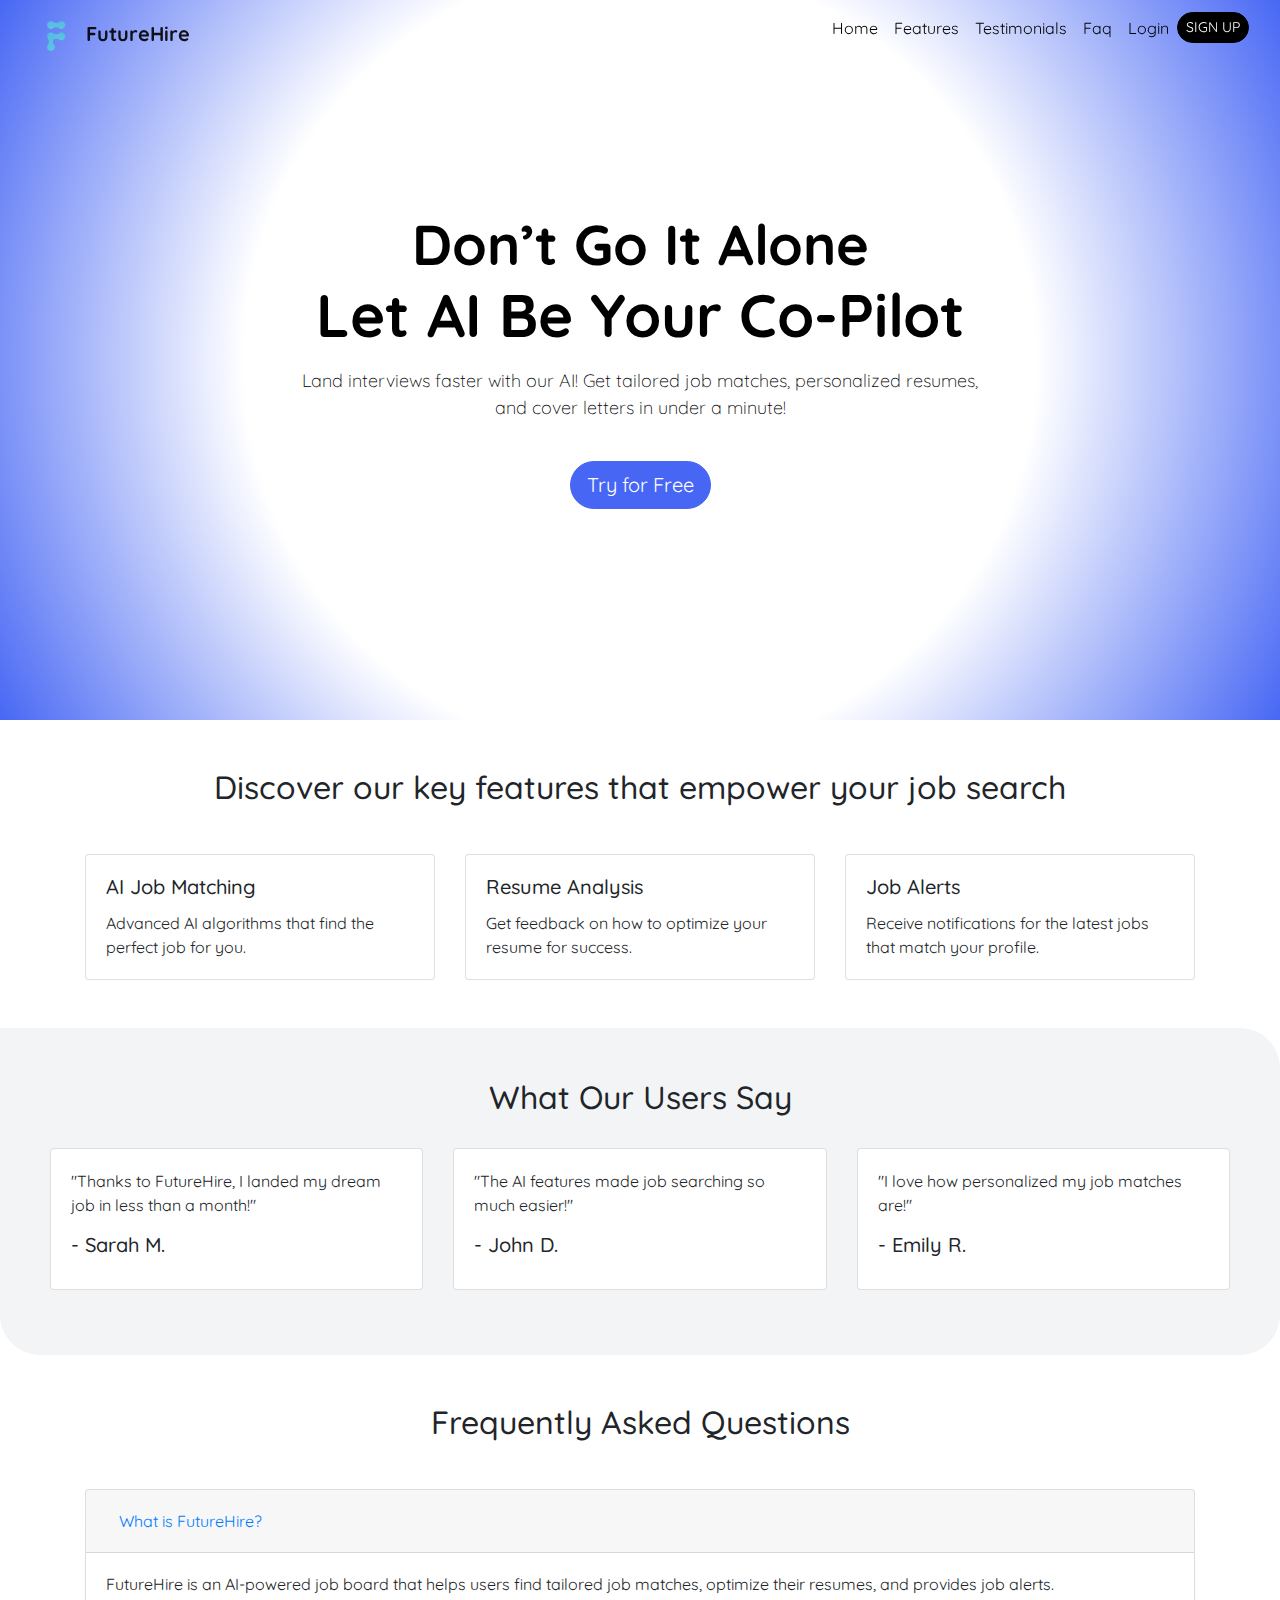
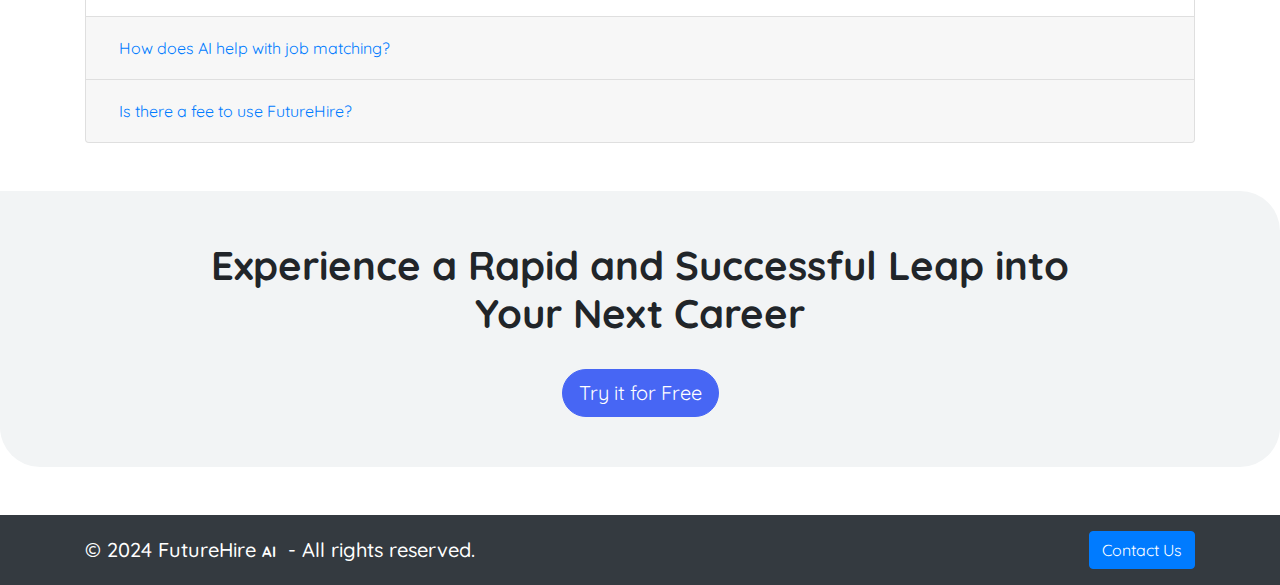
<file: index.html>
<!DOCTYPE html>
<html lang="en">
  <head>
    <meta charset="UTF-8" />
    <meta name="viewport" content="width=device-width, initial-scale=1.0" />
    <title>AI-Powered JobBoard</title>
    <link
      href="https://stackpath.bootstrapcdn.com/bootstrap/4.5.2/css/bootstrap.min.css"
      rel="stylesheet"
    />
    <link rel="preconnect" href="https://fonts.googleapis.com" />
    <link rel="preconnect" href="https://fonts.gstatic.com" crossorigin />
    <link
      href="https://fonts.googleapis.com/css2?family=Quicksand:wght@300..700&display=swap"
      rel="stylesheet"
    />
    <link href="images/logo.png" rel="icon" />
    <link rel="stylesheet" href="./css/index.css" />
  </head>

  <body>
    <div class="gradient-wrapper">
      <nav
        id="navbar"
        class="navbar navbar-expand-lg navbar-light sticky-top fixed-top"
      >
        <div class="container container-nav">
          <a class="navbar-brand" href="#">
            <img
              src="./images/logo.png"
              alt="logo"
              style="width: 50px; height: auto"
            />
            <b>FutureHire</b></a
          >
          <button
            class="navbar-toggler"
            type="button"
            data-toggle="collapse"
            data-target="#navbarNav"
            aria-controls="navbarNav"
            aria-expanded="false"
            aria-label="Toggle navigation"
          >
            <span class="navbar-toggler-icon"></span>
          </button>
          <div class="collapse navbar-collapse" id="navbarNav">
            <ul class="navbar-nav ml-auto">
              <li class="nav-item">
                <a class="nav-link" href="#hero">Home</a>
              </li>
              <li class="nav-item">
                <a class="nav-link" href="#features">Features</a>
              </li>
              <li class="nav-item">
                <a class="nav-link" href="#testimonials">Testimonials</a>
              </li>
              <li class="nav-item">
                <a class="nav-link" href="#faq">Faq</a>
              </li>
              <li class="nav-item">
                <a>
                  <p
                    id="login"
                    class="nav-link"
                    onclick="window.location.href='login.html'"
                  >
                    Login
                  </p>
                </a>
              </li>
              <li class="nav-item">
                <a
                  href="./register.html"
                  class="btn btn-sm rounded-pill mt-1 nav-signup-btn"
                >
                  SIGN UP
                </a>
              </li>
            </ul>
          </div>
        </div>
      </nav>

      <section
        id="hero"
        class="hero d-flex justify-content-center align-items-center"
      >
        <div class="container text-center">
          <div class="row">
            <div class="col-md-1"></div>
            <div class="col-md">
              <h1 class="display-4 font-weight-bold">
                Don’t Go It Alone<br />
                <strong class="extra-bold">Let AI Be Your Co-Pilot</strong>
              </h1>
              <p class="lead mt-3">
                Land interviews faster with our AI! Get tailored job matches,
                personalized resumes, <br />
                and cover letters in under a minute!
              </p>
              <a
                href="#"
                class="btn btn-primary btn-lg mt-4 rounded-pill"
                style="background-color: #4766f4; border-color: #4766f4"
              >
                Try for Free
              </a>
            </div>
            <div class="col-md-1"></div>
          </div>
        </div>
      </section>
    </div>

    <section id="features" class="container my-4">
      <h2 class="text-center my-5">
        Discover our key features that empower your job search
      </h2>
      <div class="row">
        <div class="col-md-4">
          <div class="card">
            <div class="card-body">
              <h5 class="card-title">AI Job Matching</h5>
              <p class="card-text">
                Advanced AI algorithms that find the perfect job for you.
              </p>
            </div>
          </div>
        </div>
        <div class="col-md-4">
          <div class="card">
            <div class="card-body">
              <h5 class="card-title">Resume Analysis</h5>
              <p class="card-text">
                Get feedback on how to optimize your resume for success.
              </p>
            </div>
          </div>
        </div>
        <div class="col-md-4">
          <div class="card">
            <div class="card-body">
              <h5 class="card-title">Job Alerts</h5>
              <p class="card-text">
                Receive notifications for the latest jobs that match your
                profile.
              </p>
            </div>
          </div>
        </div>
      </div>
    </section>

    <section id="testimonials" class="container my-5 custom-container">
      <h2 class="text-center">What Our Users Say</h2>
      <div class="row mt-3">
        <div class="col-md-4 testimonial-card">
          <div class="card">
            <div class="card-body">
              <p class="card-text">
                "Thanks to FutureHire, I landed my dream job in less than a
                month!"
              </p>
              <h5 class="card-title">- Sarah M.</h5>
            </div>
          </div>
        </div>
        <div class="col-md-4 testimonial-card">
          <div class="card">
            <div class="card-body">
              <p class="card-text">
                "The AI features made job searching so much easier!"
              </p>
              <h5 class="card-title">- John D.</h5>
            </div>
          </div>
        </div>
        <div class="col-md-4 testimonial-card">
          <div class="card">
            <div class="card-body">
              <p class="card-text">
                "I love how personalized my job matches are!"
              </p>
              <h5 class="card-title">- Emily R.</h5>
            </div>
          </div>
        </div>
      </div>
    </section>

    <section id="faq" class="container my-5">
      <h2 class="text-center">Frequently Asked Questions</h2>
      <div class="accordion mt-5" id="faqAccordion">
        <div class="card">
          <div class="card-header faq-header" id="headingOne">
            <h5 class="mb-0">
              <button
                class="btn btn-link"
                type="button"
                data-toggle="collapse"
                data-target="#collapseOne"
                aria-expanded="true"
                aria-controls="collapseOne"
              >
                What is FutureHire?
              </button>
            </h5>
          </div>

          <div
            id="collapseOne"
            class="collapse show"
            aria-labelledby="headingOne"
            data-parent="#faqAccordion"
          >
            <div class="card-body">
              FutureHire is an AI-powered job board that helps users find
              tailored job matches, optimize their resumes, and provides job
              alerts.
            </div>
          </div>
        </div>
        <div class="card">
          <div class="card-header faq-header" id="headingTwo">
            <h5 class="mb-0">
              <button
                class="btn btn-link collapsed"
                type="button"
                data-toggle="collapse"
                data-target="#collapseTwo"
                aria-expanded="false"
                aria-controls="collapseTwo"
              >
                How does AI help with job matching?
              </button>
            </h5>
          </div>
          <div
            id="collapseTwo"
            class="collapse"
            aria-labelledby="headingTwo"
            data-parent="#faqAccordion"
          >
            <div class="card-body">
              Our AI algorithms analyze your profile and match you with job
              opportunities that fit your skills and preferences.
            </div>
          </div>
        </div>
        <div class="card">
          <div class="card-header faq-header" id="headingThree">
            <h5 class="mb-0">
              <button
                class="btn btn-link collapsed"
                type="button"
                data-toggle="collapse"
                data-target="#collapseThree"
                aria-expanded="false"
                aria-controls="collapseThree"
              >
                Is there a fee to use FutureHire?
              </button>
            </h5>
          </div>
          <div
            id="collapseThree"
            class="collapse"
            aria-labelledby="headingThree"
            data-parent="#faqAccordion"
          >
            <div class="card-body">
              No, FutureHire is free to use for job seekers.
            </div>
          </div>
        </div>
      </div>
    </section>

    <section class="container text-center my-5 custom-container">
      <h1 class="font-weight-bold">
        Experience a Rapid and Successful Leap into <br />
        Your Next Career
      </h1>
      <a
        href="#"
        class="btn btn-primary btn-lg mt-4 rounded-pill"
        style="background-color: #4766f4; border-color: #4766f4"
      >
        Try it for Free
      </a>
    </section>

    <footer class="footer-custom text-center py-3">
      <div class="container d-flex justify-content-between align-items-center">
        <h5 class="mb-0">
          &copy; 2024 FutureHire<span class="badge text-bg-secondary ms-1"
            >AI</span
          >
          - All rights reserved.
        </h5>
        <button
          class="btn btn-primary"
          onclick="location.href='ContactUs.html'"
        >
          Contact Us
        </button>
      </div>
    </footer>

    <script src="https://code.jquery.com/jquery-3.5.1.min.js"></script>
    <script src="https://cdn.jsdelivr.net/npm/@popperjs/core@2.9.2/dist/umd/popper.min.js"></script>
    <script src="https://stackpath.bootstrapcdn.com/bootstrap/4.5.2/js/bootstrap.min.js"></script>
    <script>
      $(document).ready(function () {
        $(window).scroll(function () {
          if ($(window).scrollTop() >= 50) {
            $("#navbar").addClass("scrolled");
          } else {
            $("#navbar").removeClass("scrolled");
          }
        });

        $("a.nav-link").on("click", function (event) {
          event.preventDefault();
          var target = $(this).attr("href");
          $("html, body").animate(
            {
              scrollTop: $(target).offset().top,
            },
            500
          );
        });
      });
    </script>
  </body>
</html>
</file>
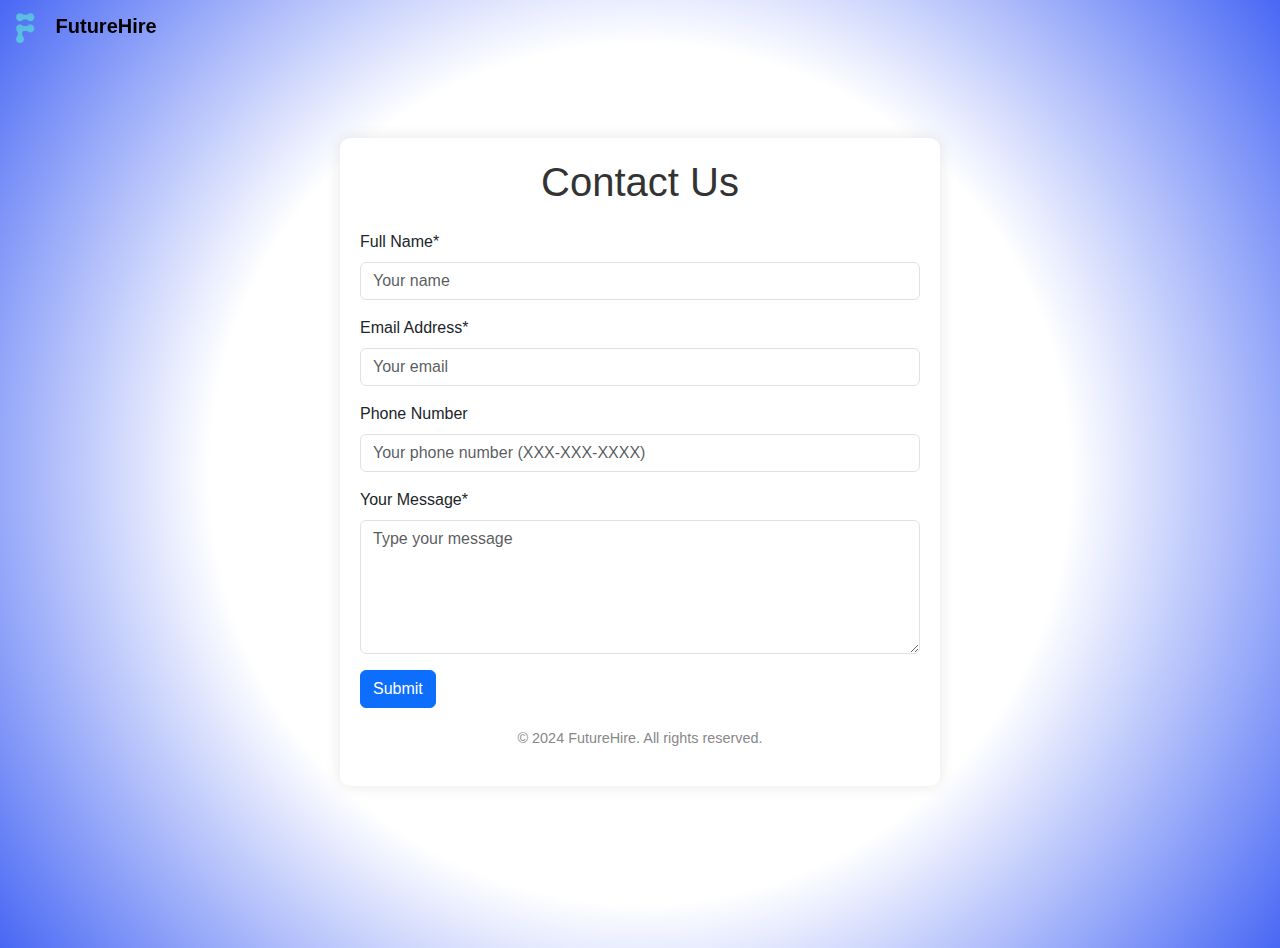
<file: ContactUs.html>
<!DOCTYPE html>
<html lang="en">
  <head>
    <meta charset="UTF-8" />
    <meta name="viewport" content="width=device-width, initial-scale=1.0" />
    <title>Contact Us | FutureHire</title>
    <link
      href="https://cdn.jsdelivr.net/npm/bootstrap@5.3.3/dist/css/bootstrap.min.css"
      rel="stylesheet"
      integrity="sha384-QWTKZyjpPEjISv5WaRU9OFeRpok6YctnYmDr5pNlyT2bRjXh0JMhjY6hW+ALEwIH"
      crossorigin="anonymous"
    />
    <link rel="stylesheet" href="./css/contact.css" />
    <link rel="stylesheet" href="./css/index.css" />
    <link href="images/logo.png" rel="icon" />
  </head>
  <body class="gradient-wrapper">
    <nav
      id="navbar"
      class="navbar navbar-expand-lg navbar-light sticky-top fixed-top"
    >
      <div class="container-nav">
        <a class="navbar-brand" href="index.html">
          <img
            src="./images/logo.png"
            alt="logo"
            style="width: 50px; height: auto"
          />
          <b>FutureHire</b></a
        >
      </div>
    </nav>

    <div class="container mt-5">
      <h1>Contact Us</h1>

      <form id="contactForm" class="mt-4">
        <div class="mb-3">
          <label for="name" class="form-label">Full Name*</label>
          <input
            type="text"
            class="form-control"
            id="name"
            name="name"
            placeholder="Your name"
            required
          />
        </div>
        <div class="mb-3">
          <label for="email" class="form-label">Email Address*</label>
          <input
            type="email"
            class="form-control"
            id="email"
            name="email"
            placeholder="Your email"
            required
          />
        </div>
        <div class="mb-3">
          <label for="phone" class="form-label">Phone Number</label>
          <input
            type="tel"
            class="form-control"
            id="phone"
            name="phone"
            placeholder="Your phone number (XXX-XXX-XXXX)"
          />
        </div>
        <div class="mb-3">
          <label for="message" class="form-label">Your Message*</label>
          <textarea
            class="form-control"
            id="message"
            name="message"
            rows="5"
            placeholder="Type your message"
            required
          ></textarea>
        </div>
        <button type="submit" class="btn btn-primary">Submit</button>
        <p class="error mt-3" id="errorMessage"></p>
      </form>
      <div class="footer">
        <p>&copy; 2024 FutureHire. All rights reserved.</p>
      </div>
    </div>

    <script>
      const form = document.getElementById("contactForm");
      const errorMessage = document.getElementById("errorMessage");

      form.addEventListener("submit", function (event) {
        event.preventDefault(); // Prevent page reload on form submission

        const name = document.getElementById("name").value.trim();
        const email = document.getElementById("email").value.trim();
        const phone = document.getElementById("phone").value.trim();
        const message = document.getElementById("message").value.trim();

        if (!name || !email || !message) {
          errorMessage.textContent = "Please fill out all required fields.";
          return;
        }

        if (!validateEmail(email)) {
          errorMessage.textContent = "Please enter a valid email address.";
          return;
        }

        if (phone && !validatePhoneNumber(phone)) {
          errorMessage.textContent =
            "Please enter a valid phone number (XXX-XXX-XXXX).";
          return;
        }

        errorMessage.textContent = "";
        alert("Thank you for contacting us! We will get back to you soon.");

        // Reset the form
        form.reset();
      });

      function validateEmail(email) {
        const re = /^[a-zA-Z0-9._%+-]+@[a-zA-Z0-9.-]+\.[a-zA-Z]{2,}$/;
        return re.test(email);
      }
      // Function to validate phone number in the format XXX-XXX-XXXX
      function validatePhoneNumber(phone) {
        const phonePattern = /^\d{3}-\d{3}-\d{4}$/;
        return phonePattern.test(phone);
      }
    </script>

    <script
      src="https://cdn.jsdelivr.net/npm/bootstrap@5.3.3/dist/js/bootstrap.bundle.min.js"
      integrity="sha384-OERcA2pXdmaS4VnztM+v4Ko3k3PRIO7sYsRaBxawB0CdM3vxTrF8G4FIOxDfXcb"
      crossorigin="anonymous"
    ></script>
  </body>
</html>
</file>
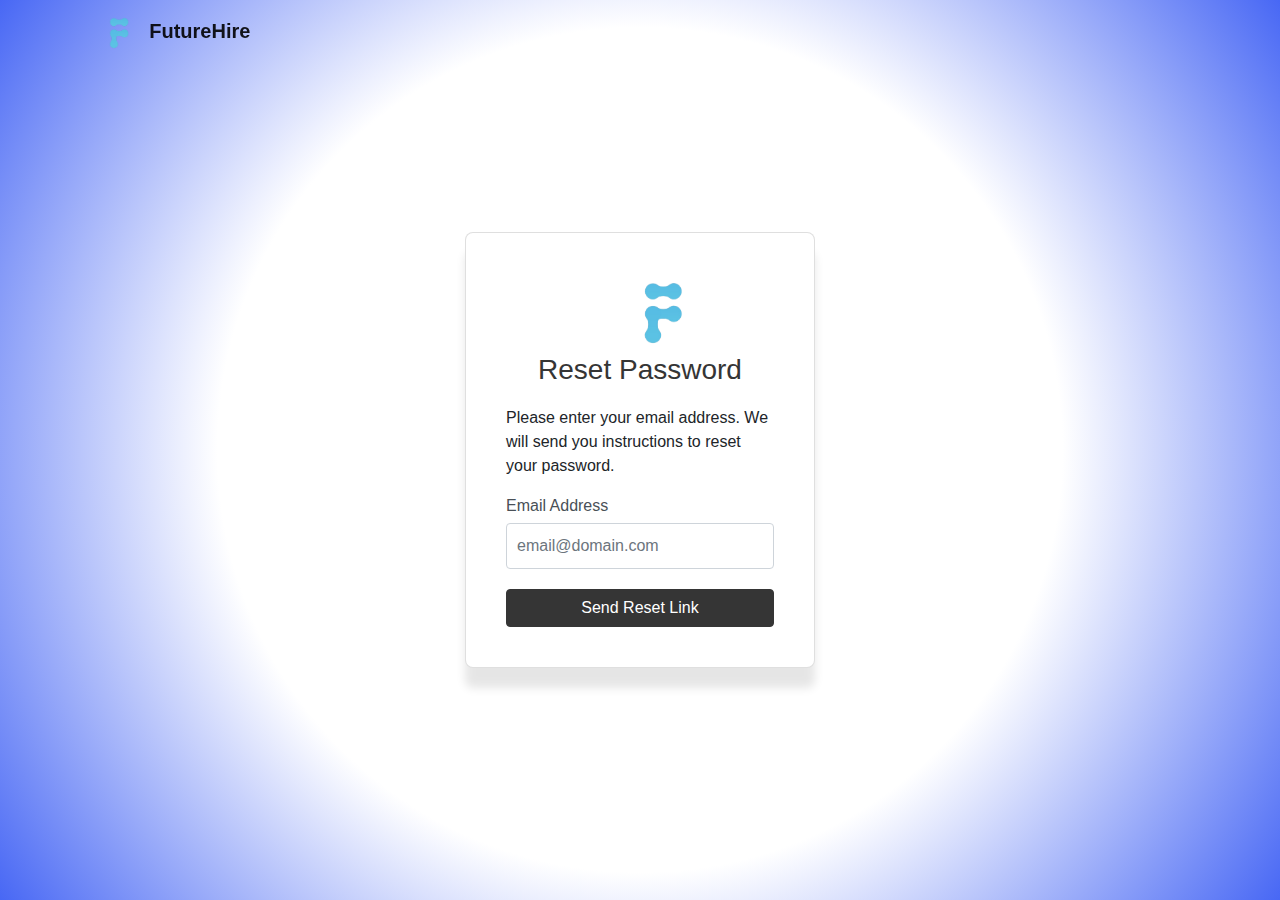
<file: forgotpass.html>
<!DOCTYPE html>
<html lang="en">
  <head>
    <meta charset="UTF-8" />
    <meta name="viewport" content="width=device-width, initial-scale=1.0" />
    <title>Forgot Password</title>
    <link
      rel="stylesheet"
      href="https://stackpath.bootstrapcdn.com/bootstrap/4.5.2/css/bootstrap.min.css"
    />
    <link rel="stylesheet" href="css/loginStyle.css" />
    <link rel="stylesheet" href="css/index.css" />
    <link href="images/logo.png" rel="icon" />
  </head>

  <body class="gradient-wrapper">
    <nav
      id="navbar"
      class="navbar navbar-expand-lg navbar-light sticky-top fixed-top"
    >
      <div class="container container-nav">
        <a class="navbar-brand" href="./index.html">
          <img
            src="./images/logo.png"
            alt="logo"
            style="width: 50px; height: auto"
          />
          <b>FutureHire</b></a
        >
      </div>
    </nav>
    <div class="container">
      <div class="row justify-content-center">
        <div class="col-md-4">
          <div class="card my-5">
            <div class="card-body">
              <img
                src="images/logo.png"
                alt="Future Hire"
                style="height: 80px"
              />
              <br />
              <h3><b>Reset Password</b></h3>
              <p>
                Please enter your email address. We will send you instructions
                to reset your password.
              </p>

              <form id="forgotPassForm">
                <div class="form-group">
                  <label for="email">Email Address</label>
                  <input
                    type="email"
                    class="form-control"
                    id="email"
                    placeholder="email@domain.com"
                    required
                  />
                </div>
                <button type="submit" class="btn btn-primary">
                  Send Reset Link
                </button>
              </form>
            </div>
          </div>
        </div>
      </div>
    </div>

    <script src="https://code.jquery.com/jquery-3.5.1.slim.min.js"></script>
    <script src="https://cdn.jsdelivr.net/npm/popper.js@1.9.3/dist/umd/popper.min.js"></script>
    <script src="https://stackpath.bootstrapcdn.com/bootstrap/4.5.2/js/bootstrap.min.js"></script>
    <script src="js/forgotPass.js"></script>
  </body>
</html>
</file>
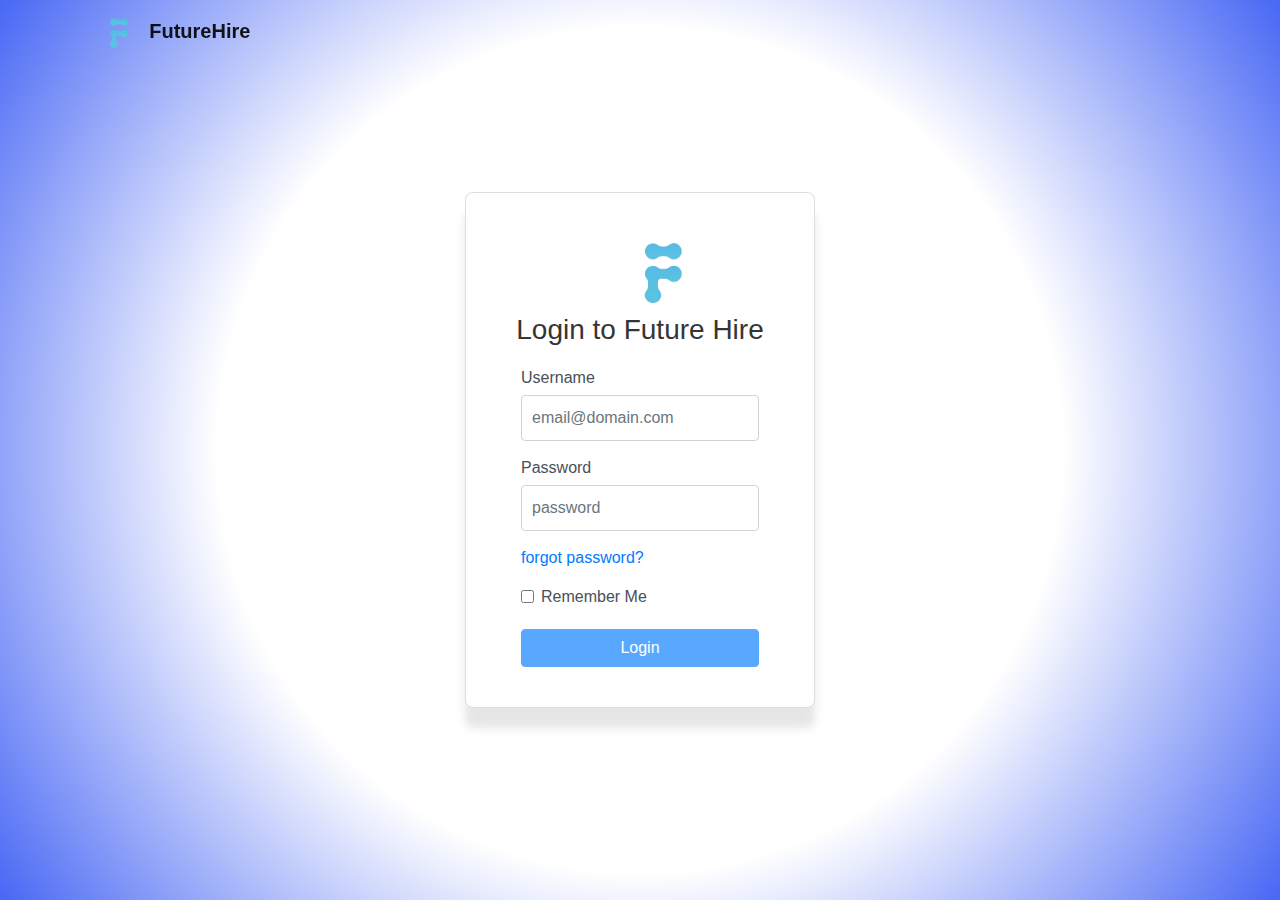
<file: login.html>
<!DOCTYPE html>
<html lang="en">
<head>
  <meta charset="UTF-8">
  <meta name="viewport" content="width=device-width, initial-scale=1.0">
  <title>Login Page</title>
  <link rel="stylesheet" href="https://stackpath.bootstrapcdn.com/bootstrap/4.5.2/css/bootstrap.min.css">
  <link rel="stylesheet" href="css/loginStyle.css">
  <link href="images/logo.png" rel="icon">
  <link rel="stylesheet" href="css/index.css">
</head>

<body class="gradient-wrapper">
  <nav
  id="navbar"
  class="navbar navbar-expand-lg navbar-light sticky-top fixed-top"
>
  <div class="container container-nav">
    <a class="navbar-brand" href="./index.html">
      <img
        src="./images/logo.png"
        alt="logo"
        style="width: 50px; height: auto"
      />
      <b>FutureHire</b></a
    >
  </div>
</nav>
<div class="container">
  <div class="row justify-content-center">
    <div class="col-md-4">
      <div class="card my-5">
        <div class="card-body">
          <img src="images/logo.png" alt="Future Hire" style="height: 80px;">
  <br>

  <h3><b>Login to Future Hire</b></h3> 
            <form action="dashboard.html" method="get" id="loginForm">
              <div class="container">
<form id="loginForm">
<div class="form-group">
<label for="username">Username</label>
<input type="text" class="form-control" id="username" placeholder="email@domain.com" oninput="validateForm()" >
<span id="errorFieldEmail" class="error"></span>
</div>
<div class="form-group">
<label for="password">Password</label>
<input type="password" class="form-control" id="password" placeholder="password" oninput="validateForm()">
<span id="errorFieldPassword" class="error"></span>
</div>

<div class="form-group">
  <a href="forgotpass.html" class="forgot-password-link">forgot password?</a>
</div>

<div class="form-group form-check">
<input type="checkbox" class="form-check-input" id="rememberMe">
<label class="form-check-label" for="rememberMe">Remember Me</label>
</div>
<button type="submit" class="btn btn-primary" id="loginButton" disabled>Login</button>
</form>
</div>
</div>
</div>
</div>
</div>
</div>

<script src="https://code.jquery.com/jquery-3.5.1.slim.min.js"></script>
<script src="https://cdn.jsdelivr.net/npm/popper.js@1.9.3/dist/umd/popper.min.js"></script>
<script src="https://stackpath.bootstrapcdn.com/bootstrap/4.5.2/js/bootstrap.min.js"></script>
<script src="js/main.js"></script>
</body>
</html>
</file>
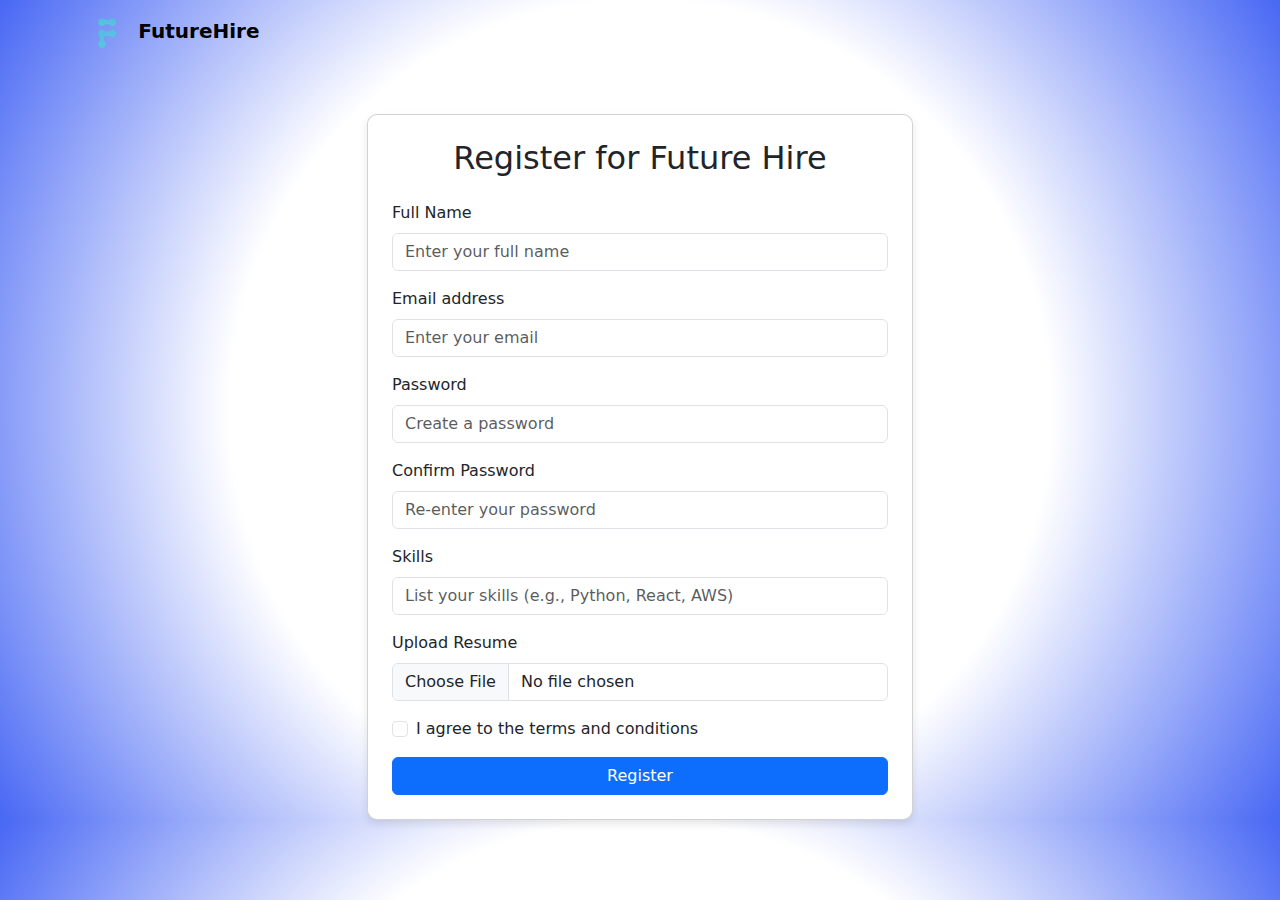
<file: register.html>
<!DOCTYPE html>
<html lang="en">
  <head>
    <meta charset="UTF-8" />
    <meta name="viewport" content="width=device-width, initial-scale=1.0" />
    <title>AI Job Search Tool - Registration</title>
    <!-- Bootstrap CSS -->
    <link
      href="https://cdn.jsdelivr.net/npm/bootstrap@5.3.0-alpha1/dist/css/bootstrap.min.css"
      rel="stylesheet"
    />
    <style>
      .registration-card {
        box-shadow: 0 4px 8px rgba(0, 0, 0, 0.1);
        border-radius: 10px;
      }
    </style>
    <link rel="stylesheet" href="css/register.css" />
    <link href="images/logo.png" rel="icon" />
  </head>
  <body class="gradient-wrapper">
    <nav
      id="navbar"
      class="navbar navbar-expand-lg navbar-light sticky-top fixed-top"
    >
      <div class="container container-nav">
        <a class="navbar-brand" href="./index.html">
          <img
            src="./images/logo.png"
            alt="logo"
            style="width: 50px; height: auto"
          />
          <b>FutureHire</b></a
        >
      </div>
    </nav>

    <div class="container mt-5">
      <div class="row justify-content-center">
        <div class="col-md-6">
          <div class="card registration-card p-4">
            <h2 class="text-center mb-4">Register for Future Hire</h2>
            <form>
              <!-- Full Name -->
              <div class="mb-3">
                <label for="name" class="form-label">Full Name</label>
                <input
                  type="text"
                  class="form-control"
                  id="name"
                  placeholder="Enter your full name"
                  required
                />
              </div>

              <!-- Email -->
              <div class="mb-3">
                <label for="email" class="form-label">Email address</label>
                <input
                  type="email"
                  class="form-control"
                  id="email"
                  placeholder="Enter your email"
                  required
                />
              </div>

              <!-- Password -->
              <div class="mb-3">
                <label for="password" class="form-label">Password</label>
                <input
                  type="password"
                  class="form-control"
                  id="password"
                  placeholder="Create a password"
                  required
                />
              </div>
              <ul id="password-conditions" class="list-unstyled">
                <li id="length-condition" class="invalid-condition">
                  At least 8 characters
                </li>
                <li id="uppercase-condition" class="invalid-condition">
                  At least 1 uppercase letter
                </li>
                <li id="lowercase-condition" class="invalid-condition">
                  At least 1 lowercase letter
                </li>
                <li id="number-condition" class="invalid-condition">
                  At least 1 number
                </li>
                <li id="special-condition" class="invalid-condition">
                  At least 1 special character (!@#$%^&*)
                </li>
              </ul>

              <!-- Confirm Password -->
              <div class="mb-3">
                <label for="confirmPassword" class="form-label"
                  >Confirm Password</label
                >
                <input
                  type="password"
                  class="form-control"
                  id="confirmPassword"
                  placeholder="Re-enter your password"
                  required
                />
              </div>

              <!-- Skills -->
              <div class="mb-3">
                <label for="skills" class="form-label">Skills</label>
                <input
                  type="text"
                  class="form-control"
                  id="skills"
                  placeholder="List your skills (e.g., Python, React, AWS)"
                />
              </div>

              <!-- Upload Resume -->
              <div class="mb-3">
                <label for="resume" class="form-label">Upload Resume</label>
                <input
                  class="form-control"
                  type="file"
                  id="resume"
                  required
                  accept="application/pdf"
                />
              </div>

              <!-- Terms & Conditions -->
              <div class="mb-3 form-check">
                <input
                  type="checkbox"
                  class="form-check-input"
                  id="terms"
                  required
                />
                <label class="form-check-label" for="terms"
                  >I agree to the terms and conditions</label
                >
              </div>

              <!-- Submit Button -->
              <button type="submit" class="btn btn-primary w-100" id="submit">
                Register
              </button>
            </form>
          </div>
        </div>
      </div>
    </div>

    <!-- Bootstrap JS -->
    <script src="https://cdn.jsdelivr.net/npm/bootstrap@5.3.0-alpha1/dist/js/bootstrap.bundle.min.js"></script>
    <script src="js/register.js"></script>
  </body>
</html>
</file>
<file: css/index.css>
body {
    font-family: "Quicksand", sans-serif;
    font-weight: 400;
}

.nav-signup-btn {
    background-color: #000;
    border-color: #000;
    color: #fff;
}

#navbar {
    position: fixed;
    top: 0;
    width: 100%;
    background-color: transparent;
    transition: background-color 0.5s ease;
}

.container-nav {
    max-width: 1300px;
}

.gradient-wrapper {
    transition: background-color 0.5s ease;
    background: hsla(0, 0%, 100%, 1);
    background: radial-gradient(circle, hsla(0, 0%, 100%, 1) 54%, hsla(229, 89%, 62%, 1) 100%);
    background: -moz-radial-gradient(circle, hsla(0, 0%, 100%, 1) 54%, hsla(229, 89%, 62%, 1) 100%);
    background: -webkit-radial-gradient(circle, hsla(0, 0%, 100%, 1) 54%, hsla(229, 89%, 62%, 1) 100%);
    filter: progid: DXImageTransform.Microsoft.gradient(startColorstr="#FFFFFF", endColorstr="#4766F4", GradientType=1);
}

.hero h1 {
    font-family: "Quicksand", sans-serif;
}

.navbar-light .navbar-nav .nav-link {
    color: #000;
}

.hero {
    height: 80vh;
    color: #000;
    text-align: center;
    padding: 60px 0;
}

.hero p {
    font-size: 18px !important;
}

#navbar.scrolled {
    background-color: #fff;
    box-shadow: 0 2px 10px rgba(0, 0, 0, 0.1);
}

.extra-bold {
    font-family: "Quicksand", sans-serif;
    font-weight: 700;
    font-size: 60px;
}

@media (max-width: 768px) {
    .hero h1 {
        font-size: 40px;
    }

    .hero p {
        font-size: 18px;
    }

    .custom-container{
        width: 90%;
    }
}

@media (max-width: 375px) {
    .hero h1 {
        font-size: 30px;
    }

    .hero p {
        font-size: 16px;
    }

    .custom-container{
        width: 90%;
    }
}

.footer-custom {
    background-color: #343a40;
    color: #fff;
    padding: 20px;
}

.testimonial-card {
    margin: 15px 0;
}

.faq-header {
    cursor: pointer;
}

.faq-header:hover {
    background-color: #f8f9fa;
}

.custom-container {
    background-color: #f2f4f5;
    max-width: 1300px;
    padding: 50px;
    -webkit-border-radius: 40px;
    -webkit-border-top-left-radius: 0;
    -moz-border-radius: 40px;
    -moz-border-radius-topleft: 0;
    border-radius: 40px;
    border-top-left-radius: 0;
}
</file>
<file: css/contact.css>
body {
    font-family: Arial, sans-serif;
    background-color: #f4f4f9;
    margin: 0;
    padding: 0;
    height: 100vh;
    overflow: hidden;
}

.container {
    position: relative;
    max-width: 600px;
    background-color: white;
    box-shadow: 0px 0px 15px rgba(0, 0, 0, 0.1);
    padding: 20px;
    border-radius: 10px;
    top:10vh;
}

h1 {
    text-align: center;
    color: #333;
}

.error {
    color: red;
    font-size: 0.9rem;
}

.footer {
    text-align: center;
    margin-top: 20px;
    font-size: 0.9rem;
    color: #888;
}

/* Gradient background wrapper */
.gradient-wrapper {
    background: linear-gradient(to bottom, #ffffff 10%, #6371c7);
    min-height: 100vh;
}

/* Hero Section */
.hero h1 {
    font-family: "Quicksand", sans-serif;
}

/* Navbar change on scroll */
/* #navbar.scrolled {
    background-color: #fff;
    box-shadow: 0 2px 10px rgba(0, 0, 0, 0.1);
} */

/* Extra-bold text */
.extra-bold {
    font-family: "Quicksand", sans-serif;
    font-weight: 700;
    font-size: 60px;
}

/* Res`nsive Design for smaller screens */
@media (max-width: 768px) {
    .hero h1 {
        font-size: 40px;
    }

    .hero p {
        font-size: 18px;
    }
    body{
        overflow: scroll;
    }

    .custom-container {
        width: 90%;
    }
}

@media (max-width: 375px) {
    .hero h1 {
        font-size: 30px;
    }
    body{
        overflow: scroll;
    }
    .hero p {
        font-size: 16px;
    }

    .custom-container {
        width: 90%;
    }
}

/* Footer custom */
.footer-custom {
    background-color: #343a40;
    color: #fff;
    padding: 20px;
}
</file>
<file: css/loginStyle.css>
html, body {
    height: 100%;
    background-color: #e9ecef;
    font-family: "Quicksand", sans-serif;
  }

body {
    display: flex;
    align-items: center;
    padding-top: 40px;
    padding-bottom: 40px;
}

.card {
    margin-top: 80px;
    background: #ffffff;
    padding: 20px;
    border-radius: 8px;
    box-shadow: 0 20px 10px rgb(0 0 0 / 10%);
}

h3 {
    margin-bottom: 20px;
    color: #353535;
    font-weight: 300;
    text-align: center;
}

.form-group {
    margin-bottom: 15px;
}

.form-control {
    position: relative;
    box-sizing: border-box;
    height: auto;
    padding: 10px;
    font-size: 16px;
}

label {
    display: block;
    margin-bottom: 5px;
    color: #495057;
  }



.btn-primary {
    color: #fff;
    background-color: #353535;
    border-color: #353535;
    margin-top: 20px;
    position: sticky;
    top: 20px;
    display: block;
    margin-left: auto;
    margin-right: auto;
    text-align: center;
    width: 100% ;
}


.btn-primary:hover {
    color: #fff;
    background-color: #001aff;
    border-color: #686868;
}


.btn-link {
    font-weight: 400;
    color: #686868;
    text-decoration: none;
}

.btn-link:hover {
    color: #353535;
    text-decoration: underline;
}

img{
    margin-left: 40%;
    border-radius: 100%;
}

.error{
    color: red;
}

@media (max-width: 576px) {
    body {
        padding-top: 20px;
        padding-bottom: 20px;
    }

    .card {
        margin-top: 20px;
        padding: 15px;
        border-radius: 5px;
    }

    h4 {
        font-size: 18px;
        margin-bottom: 15px;
    }

    .form-group {
        margin-bottom: 10px;
    }

    .form-control {
        padding: 8px;
        font-size: 14px;
    }

    label {
        margin-bottom: 3px;
        font-size: 14px;
    }

    .btn-primary {
        padding: 10px 15px;
        font-size: 14px;
    }

    .btn-link {
        font-size: 14px;
    }

    /*images {
        margin-left: 30%;
        width: 40%;
        height: auto;
    }*/
}
</file>
<file: css/register.css>
.valid-condition {
    color: green;
  }
  .invalid-condition {
    color: red;
  }

  #password-conditions {
    display: none; /* Initially hidden */
  }

  .gradient-wrapper {
    transition: background-color 0.5s ease;
    background: hsla(0, 0%, 100%, 1);
    background: radial-gradient(circle, hsla(0, 0%, 100%, 1) 54%, hsla(229, 89%, 62%, 1) 100%);
    background: -moz-radial-gradient(circle, hsla(0, 0%, 100%, 1) 54%, hsla(229, 89%, 62%, 1) 100%);
    background: -webkit-radial-gradient(circle, hsla(0, 0%, 100%, 1) 54%, hsla(229, 89%, 62%, 1) 100%);
    filter: progid: DXImageTransform.Microsoft.gradient(startColorstr="#FFFFFF", endColorstr="#4766F4", GradientType=1);
}
</file>
